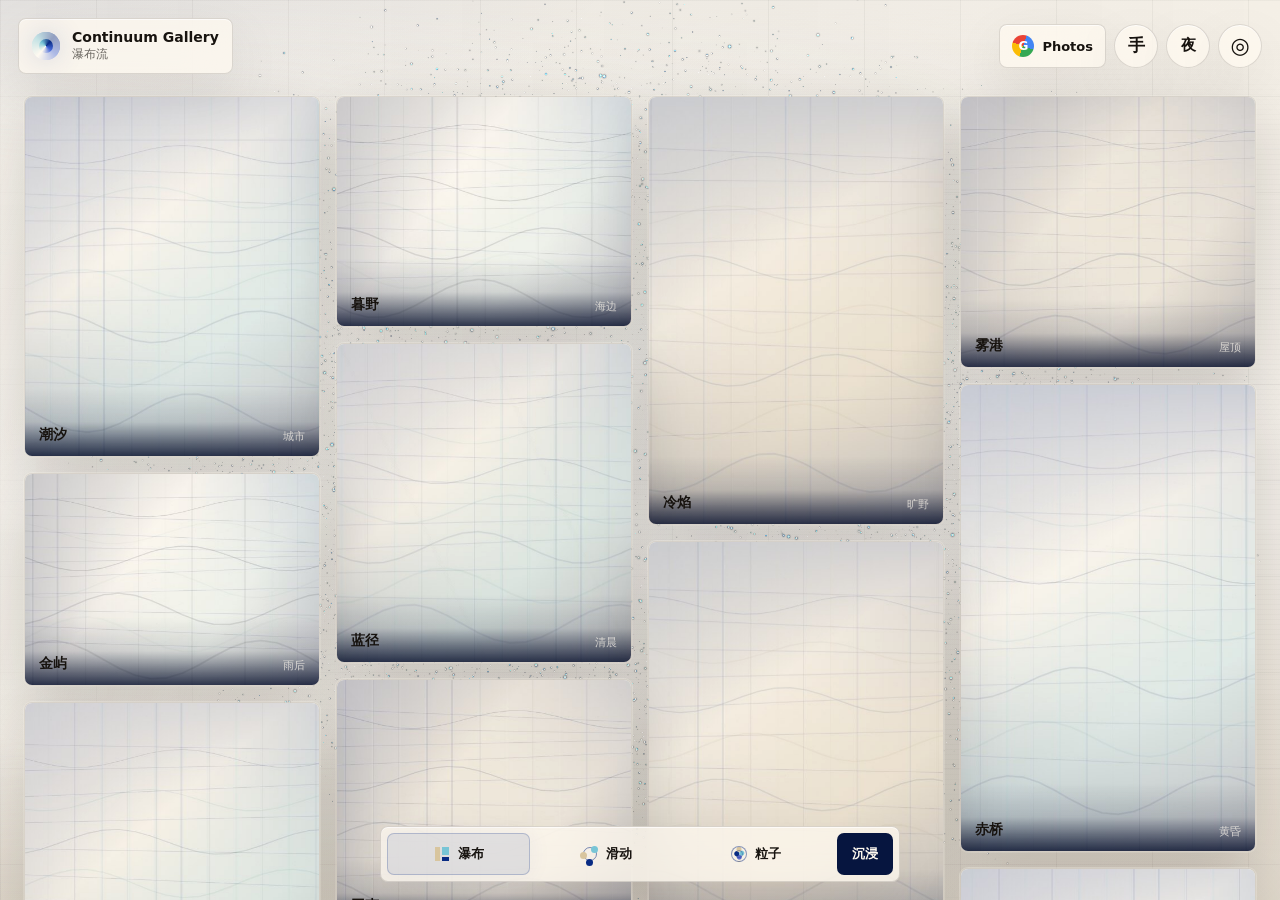
<file: index.html>
<!doctype html>
<html lang="zh-CN">
  <head>
    <meta charset="utf-8" />
    <meta name="viewport" content="width=device-width, initial-scale=1" />
    <title>Continuum Gallery</title>
    <link rel="icon" href="data:," />
    <link rel="stylesheet" href="styles.css?v=20260611-dpi-guard-v1" />
    <script async defer src="https://accounts.google.com/gsi/client"></script>
    <script defer src="app.js?v=20260611-dpi-guard-v1"></script>
  </head>
  <body data-mode="waterfall" data-theme="day">
    <div class="app" id="app">
      <header class="topbar">
        <div class="brand">
          <span class="brand-mark" aria-hidden="true"></span>
          <div>
            <strong>Continuum Gallery</strong>
            <span id="modeLabel">瀑布流</span>
          </div>
        </div>
        <div class="top-actions">
          <button class="google-button" id="googleButton" type="button" aria-label="导入 Google Photos">
            <span aria-hidden="true">G</span>
            <strong>Photos</strong>
          </button>
          <button class="icon-button gesture-button" id="gestureButton" type="button" aria-label="启用手势切换" title="手势切换">
            <span aria-hidden="true">手</span>
          </button>
          <button class="icon-button theme-button" id="themeButton" type="button" aria-label="切换夜间模式" title="切换夜间模式">
            <span aria-hidden="true">夜</span>
          </button>
          <button class="icon-button" id="focusButton" type="button" aria-label="聚焦当前照片" title="聚焦">
            <span aria-hidden="true">◎</span>
          </button>
        </div>
      </header>

      <main class="stage" id="stage" tabindex="0" aria-label="图片展示区">
        <canvas class="particle-canvas" id="particleCanvas" aria-hidden="true"></canvas>
        <canvas class="grain-canvas" id="grainCanvas" aria-hidden="true"></canvas>
        <video class="gesture-video" id="gestureVideo" playsinline muted aria-hidden="true"></video>
        <div class="gallery" id="gallery"></div>
        <div class="mode-toast" id="modeToast">瀑布流</div>
      </main>

      <nav class="bottom-bar" aria-label="展示模式">
        <div class="segmented" id="modeButtons">
          <button type="button" data-mode="waterfall" aria-pressed="true">
            <span class="mode-icon mode-icon-waterfall" aria-hidden="true"></span>
            <span>瀑布</span>
          </button>
          <button type="button" data-mode="orbit" aria-pressed="false">
            <span class="mode-icon mode-icon-orbit" aria-hidden="true"></span>
            <span>滑动</span>
          </button>
          <button type="button" data-mode="sphere" aria-pressed="false">
            <span class="mode-icon mode-icon-sphere" aria-hidden="true"></span>
            <span>粒子</span>
          </button>
        </div>
        <button class="immersive-button" id="immersiveButton" type="button">沉浸</button>
      </nav>

      <section class="photos-panel" id="photosPanel" aria-hidden="true" aria-label="Google Photos">
        <div class="panel-header">
          <strong>Google Photos</strong>
          <button type="button" id="photosPanelClose" aria-label="关闭">×</button>
        </div>
        <label class="client-field">
          <span>Client ID</span>
          <input id="googleClientId" autocomplete="off" spellcheck="false" placeholder="*.apps.googleusercontent.com" />
        </label>
        <div class="setup-links" aria-label="Google Cloud setup">
          <a href="https://console.cloud.google.com/apis/library/photospicker.googleapis.com" target="_blank" rel="noopener" title="Open Google Photos Picker API">API</a>
          <a href="https://console.cloud.google.com/apis/credentials" target="_blank" rel="noopener" title="Open OAuth credentials">OAuth</a>
          <button type="button" id="copyOriginButton" title="Copy authorized JavaScript origin">Origin</button>
        </div>
        <div class="panel-actions">
          <button type="button" id="saveClientButton">保存</button>
          <button type="button" id="importPhotosButton">选择照片</button>
        </div>
        <output class="photos-status" id="photosStatus"></output>
      </section>

      <section class="viewer" id="viewer" aria-hidden="true" aria-label="单图观赏">
        <button class="viewer-close" id="viewerClose" type="button" aria-label="关闭单图观赏" title="关闭">×</button>
        <div class="viewer-tools" aria-label="Image zoom controls">
          <button id="viewerZoomOut" type="button" aria-label="Zoom out" title="Zoom out">-</button>
          <button id="viewerZoomReset" type="button" aria-label="Reset zoom" title="Reset zoom">100%</button>
          <button id="viewerZoomIn" type="button" aria-label="Zoom in" title="Zoom in">+</button>
        </div>
        <figure class="viewer-frame" id="viewerFrame">
          <div class="viewer-image-stage" id="viewerImageStage">
            <img id="viewerImage" alt="" />
          </div>
          <figcaption>
            <strong id="viewerTitle"></strong>
            <span id="viewerMeta"></span>
          </figcaption>
        </figure>
      </section>
    </div>
  </body>
</html>
</file>
<file: styles.css>
:root {
  color-scheme: light;
  --bg: #f4efe6;
  --ink: #17130f;
  --muted: rgba(23, 19, 15, 0.62);
  --quiet: rgba(23, 19, 15, 0.42);
  --panel: rgba(255, 250, 240, 0.74);
  --line: rgba(23, 19, 15, 0.14);
  --line-strong: rgba(23, 19, 15, 0.24);
  --amber: #d8c59e;
  --coral: #082b83;
  --teal: #78c5d6;
  --violet: #5868c9;
  --blue: #082b83;
  --blue-deep: #06153f;
  --paper: #fffaf0;
  --hairline: rgba(8, 43, 131, 0.16);
  --ease: cubic-bezier(0.2, 0.82, 0.18, 1);
  --desktop-zoom-lock-scale: 1;
  --desktop-zoom-lock-inverse: 1;
}

* {
  box-sizing: border-box;
}

html,
body {
  width: 100%;
  height: 100%;
  margin: 0;
}

body {
  overflow: hidden;
  background:
    linear-gradient(90deg, rgba(23, 19, 15, 0.044) 1px, transparent 1px),
    linear-gradient(rgba(23, 19, 15, 0.036) 1px, transparent 1px),
    linear-gradient(120deg, rgba(8, 43, 131, 0.075) 0%, transparent 34%),
    linear-gradient(180deg, var(--bg) 0%, #f7f2ea 58%, #e9dfcf 100%);
  background-size: 96px 96px, 96px 96px, auto, auto;
  color: var(--ink);
  font-family:
    Inter, ui-sans-serif, system-ui, -apple-system, BlinkMacSystemFont, "Segoe UI",
    "Microsoft YaHei", sans-serif;
  letter-spacing: 0;
}

body::before {
  content: "";
  position: fixed;
  inset: 0;
  z-index: -2;
  background:
    linear-gradient(105deg, rgba(255, 250, 240, 0.84) 0%, rgba(255, 250, 240, 0.34) 46%, transparent 76%),
    repeating-linear-gradient(0deg, rgba(23, 19, 15, 0.018) 0 1px, transparent 1px 5px);
  background-size: auto, auto;
  mask-image: linear-gradient(to bottom, transparent 0%, black 18%, black 82%, transparent 100%);
  opacity: 0.86;
  pointer-events: none;
}

body::after {
  content: "";
  position: fixed;
  inset: 0;
  z-index: -1;
  background:
    linear-gradient(180deg, transparent 0%, rgba(8, 43, 131, 0.045) 100%),
    linear-gradient(90deg, transparent, rgba(8, 43, 131, 0.035), transparent);
  opacity: 0.74;
  mix-blend-mode: multiply;
  pointer-events: none;
}

button {
  font: inherit;
}

.app {
  position: relative;
  width: calc(100% * var(--desktop-zoom-lock-inverse));
  height: calc(100% * var(--desktop-zoom-lock-inverse));
  min-height: calc(100% * var(--desktop-zoom-lock-inverse));
  overflow: hidden;
  transform: scale(var(--desktop-zoom-lock-scale));
  transform-origin: 0 0;
}

.topbar {
  position: fixed;
  z-index: 20;
  top: 18px;
  left: 18px;
  right: 18px;
  display: flex;
  align-items: center;
  justify-content: space-between;
  gap: 18px;
  pointer-events: none;
}

.brand,
.icon-button,
.google-button,
.photos-panel,
.bottom-bar,
.viewer-close,
.viewer-tools button {
  border: 1px solid var(--line);
  background: var(--panel);
  box-shadow:
    0 18px 54px rgba(23, 19, 15, 0.08),
    inset 0 1px 0 rgba(255, 255, 255, 0.68);
  backdrop-filter: blur(22px) saturate(1.08);
}

.brand {
  display: flex;
  align-items: center;
  gap: 12px;
  min-width: 0;
  max-width: min(420px, calc(100% - 112px));
  padding: 10px 13px;
  border-radius: 8px;
  pointer-events: auto;
}

.brand strong,
.brand span {
  display: block;
  min-width: 0;
  overflow: hidden;
  text-overflow: ellipsis;
  white-space: nowrap;
}

.brand strong {
  font-size: 14px;
  font-weight: 760;
}

.brand div > span {
  margin-top: 1px;
  color: var(--muted);
  font-size: 12px;
}

.brand-mark {
  width: 28px;
  height: 28px;
  flex: 0 0 auto;
  border-radius: 50%;
  background:
    conic-gradient(from 40deg, var(--blue), #4467d8, var(--paper), var(--teal), var(--blue));
  box-shadow:
    inset 0 0 0 7px rgba(255, 250, 240, 0.56),
    0 0 28px rgba(8, 43, 131, 0.16);
}

.icon-button {
  display: grid;
  width: 44px;
  height: 44px;
  place-items: center;
  border-radius: 50%;
  color: var(--ink);
  cursor: pointer;
  pointer-events: auto;
}

.top-actions {
  display: flex;
  align-items: center;
  gap: 8px;
  pointer-events: auto;
}

.google-button {
  display: flex;
  align-items: center;
  gap: 8px;
  min-width: 0;
  height: 44px;
  padding: 0 12px;
  border-radius: 8px;
  border: 1px solid var(--line);
  color: var(--ink);
  cursor: pointer;
}

.google-button span {
  display: grid;
  width: 22px;
  height: 22px;
  place-items: center;
  border-radius: 50%;
  background:
    conic-gradient(from 20deg, #4285f4 0 25%, #34a853 0 50%, #fbbc05 0 75%, #ea4335 0);
  color: #fff;
  font-size: 12px;
  font-weight: 900;
}

.google-button strong {
  overflow: hidden;
  text-overflow: ellipsis;
  white-space: nowrap;
  font-size: 13px;
}

.icon-button span {
  transform: translateY(-1px);
  font-size: 22px;
}

.gesture-button span {
  font-size: 17px;
  font-weight: 800;
}

.theme-button span {
  font-size: 15px;
  font-weight: 800;
}

body.gesture-active .gesture-button {
  border-color: rgba(8, 43, 131, 0.38);
  background: rgba(8, 43, 131, 0.12);
  box-shadow:
    0 0 0 1px rgba(8, 43, 131, 0.12),
    0 0 30px rgba(8, 43, 131, 0.1),
    inset 0 1px 0 rgba(255, 255, 255, 0.68);
}

.stage {
  position: fixed;
  inset: 0;
  overflow-x: hidden;
  overflow-y: auto;
  overscroll-behavior: contain;
  scrollbar-width: thin;
  scrollbar-color: rgba(8, 43, 131, 0.34) transparent;
  touch-action: pan-y;
}

body[data-mode="orbit"] .stage,
body[data-mode="sphere"] .stage {
  overflow: hidden;
  cursor: grab;
  touch-action: none;
}

body.is-dragging .stage {
  cursor: grabbing;
}

.gallery {
  position: relative;
  width: 100%;
  min-height: 100%;
}

.photo-card {
  position: absolute;
  display: block;
  overflow: hidden;
  padding: 0;
  border: 1px solid rgba(23, 19, 15, 0.13);
  border-radius: 6px;
  background: rgba(255, 250, 240, 0.62);
  color: var(--ink);
  cursor: pointer;
  outline: none;
  transform-origin: 0 0;
  box-shadow:
    0 22px 62px rgba(23, 19, 15, 0.16),
    0 0 0 1px rgba(255, 250, 240, 0.28),
    inset 0 1px 0 rgba(255, 255, 255, 0.62);
  backface-visibility: hidden;
  contain: layout paint style;
  will-change: transform, width, height, opacity, border-radius;
}

body.is-switching .photo-card,
.photo-card.is-settling {
  transition:
    transform 720ms var(--ease),
    opacity 420ms ease;
}

.photo-card:focus-visible {
  box-shadow:
    0 0 0 3px rgba(8, 43, 131, 0.36),
    0 18px 52px rgba(23, 19, 15, 0.18);
}

.photo-card img {
  display: block;
  width: 100%;
  height: 100%;
  object-fit: cover;
  pointer-events: none;
  user-select: none;
  filter: saturate(0.98) contrast(1.015);
  transform: translateZ(0);
}

.caption {
  position: absolute;
  left: 0;
  right: 0;
  bottom: 0;
  display: flex;
  align-items: flex-end;
  justify-content: space-between;
  gap: 10px;
  padding: 38px 14px 12px;
  background:
    linear-gradient(to top, rgba(6, 15, 44, 0.82), rgba(6, 15, 44, 0.12), transparent);
  text-align: left;
  pointer-events: none;
}

.caption strong {
  min-width: 0;
  overflow: hidden;
  text-overflow: ellipsis;
  white-space: nowrap;
  font-size: 14px;
  font-weight: 720;
}

.caption span {
  flex: 0 0 auto;
  color: rgba(255, 250, 240, 0.72);
  font-size: 11px;
}

body[data-mode="waterfall"] .photo-card:hover {
  filter: saturate(1.04) brightness(1.04);
  transform: var(--card-transform) translateY(-4px);
}

body[data-mode="orbit"] .photo-card {
  border-radius: 50%;
  border-color: rgba(8, 43, 131, 0.28);
  background: rgba(9, 22, 48, 0.72);
  box-shadow:
    0 18px 48px rgba(23, 19, 15, 0.22),
    0 0 26px rgba(8, 43, 131, 0.1),
    inset 0 0 0 1px rgba(255, 250, 240, 0.16),
    inset 0 -18px 28px rgba(0, 13, 31, 0.28);
}

body[data-mode="orbit"] .photo-card img {
  opacity: 0.93;
  filter: saturate(1.04) contrast(1.06) brightness(0.9);
}

body[data-mode="orbit"] .photo-card::after,
body[data-mode="sphere"] .photo-card::after {
  content: "";
  position: absolute;
  inset: 0;
  border-radius: inherit;
  background:
    radial-gradient(circle at 31% 20%, rgba(255, 250, 240, 0.34), transparent 18%),
    linear-gradient(to bottom, rgba(255, 250, 240, 0.1), transparent 58%),
    linear-gradient(135deg, rgba(8, 43, 131, 0.18), transparent 58%);
  pointer-events: none;
}

body[data-mode="orbit"] .caption {
  bottom: -1px;
  justify-content: center;
  padding: 28px 8px 9px;
  background: linear-gradient(to top, rgba(0, 0, 0, 0.76), transparent);
}

body[data-mode="orbit"] .caption strong {
  max-width: 92%;
  text-align: center;
  font-size: 10px;
}

body[data-mode="orbit"] .caption span {
  display: none;
}

body[data-mode="sphere"] .photo-card {
  border-radius: 50%;
  border-color: rgba(8, 43, 131, 0.44);
  background: rgba(7, 18, 42, 0.84);
  box-shadow:
    0 16px 42px rgba(23, 19, 15, 0.28),
    0 0 34px rgba(8, 43, 131, 0.22),
    0 0 72px rgba(120, 197, 214, 0.1),
    inset 0 0 0 1px rgba(255, 250, 240, 0.18);
}

body[data-mode="sphere"] .photo-card img {
  opacity: 0.88;
  filter: grayscale(0.36) saturate(1.05) contrast(1.08) brightness(0.86);
}

body[data-mode="sphere"] .photo-card::before {
  content: "";
  position: absolute;
  inset: -2px;
  border-radius: inherit;
  background:
    radial-gradient(circle at 34% 20%, rgba(255, 250, 240, 0.44), transparent 20%),
    linear-gradient(135deg, rgba(120, 197, 214, 0.22), rgba(8, 43, 131, 0.12) 46%, transparent 68%),
    linear-gradient(315deg, rgba(8, 43, 131, 0.24), transparent 42%);
  mix-blend-mode: screen;
  opacity: 0.88;
  pointer-events: none;
}

body[data-mode="sphere"] .caption {
  display: none;
}

.particle-canvas,
.grain-canvas {
  position: fixed;
  inset: 0;
  z-index: 0;
  width: 100%;
  height: 100%;
  opacity: 0.34;
  pointer-events: none;
  transition: opacity 620ms ease;
}

.gesture-video {
  position: fixed;
  width: 1px;
  height: 1px;
  opacity: 0;
  pointer-events: none;
}

.particle-canvas {
  opacity: 0.68;
  mix-blend-mode: normal;
}

.grain-canvas {
  opacity: 0.24;
  mix-blend-mode: multiply;
}

body[data-mode="sphere"] .particle-canvas {
  opacity: 1;
}

body[data-mode="sphere"] .grain-canvas {
  opacity: 0.52;
  mix-blend-mode: normal;
}

body[data-mode="orbit"] .grain-canvas {
  opacity: 0.34;
}

body[data-mode="orbit"] .particle-canvas {
  opacity: 0.78;
}

.mode-toast {
  position: fixed;
  z-index: 15;
  top: 50%;
  left: 50%;
  padding: 10px 14px;
  border: 1px solid var(--line);
  border-radius: 8px;
  background: rgba(255, 250, 240, 0.82);
  color: var(--ink);
  opacity: 0;
  pointer-events: none;
  transform: translate(-50%, -50%) scale(0.96);
  transition:
    opacity 240ms ease,
    transform 240ms ease;
  backdrop-filter: blur(14px);
  box-shadow: 0 20px 60px rgba(23, 19, 15, 0.1);
}

.mode-toast.is-visible {
  opacity: 1;
  transform: translate(-50%, -50%) scale(1);
}

.bottom-bar {
  position: fixed;
  z-index: 25;
  left: 50%;
  bottom: 18px;
  display: flex;
  align-items: center;
  gap: 10px;
  width: min(520px, calc(100% - 28px));
  padding: 6px;
  border-radius: 8px;
  transform: translateX(-50%);
}

.segmented {
  display: grid;
  grid-template-columns: repeat(3, minmax(0, 1fr));
  gap: 6px;
  min-width: 0;
  flex: 1 1 auto;
}

.segmented button,
.immersive-button {
  min-width: 0;
  min-height: 42px;
  border: 0;
  border-radius: 7px;
  color: var(--ink);
  cursor: pointer;
}

.segmented button {
  display: flex;
  align-items: center;
  justify-content: center;
  gap: 7px;
  padding: 0 8px;
  background: transparent;
}

.segmented button[aria-pressed="true"] {
  background: rgba(8, 43, 131, 0.1);
  box-shadow:
    inset 0 0 0 1px rgba(8, 43, 131, 0.22),
    0 0 24px rgba(8, 43, 131, 0.06);
}

.segmented button span:last-child {
  overflow: hidden;
  text-overflow: ellipsis;
  white-space: nowrap;
  font-size: 13px;
  font-weight: 680;
}

.mode-icon {
  position: relative;
  display: inline-block;
  width: 18px;
  height: 18px;
  flex: 0 0 auto;
}

.mode-icon-waterfall {
  background:
    linear-gradient(var(--amber), var(--amber)) 2px 2px / 5px 14px no-repeat,
    linear-gradient(var(--teal), var(--teal)) 9px 2px / 7px 8px no-repeat,
    linear-gradient(var(--coral), var(--coral)) 9px 12px / 7px 4px no-repeat;
  border-radius: 3px;
}

.mode-icon-orbit::before,
.mode-icon-orbit::after,
.mode-icon-sphere::before,
.mode-icon-sphere::after {
  content: "";
  position: absolute;
  border-radius: 50%;
}

.mode-icon-orbit::before {
  inset: 2px;
  border: 1px solid rgba(8, 43, 131, 0.52);
}

.mode-icon-orbit::after {
  width: 7px;
  height: 7px;
  top: 1px;
  right: 1px;
  background: var(--teal);
  box-shadow:
    -11px 6px 0 var(--amber),
    -5px 13px 0 var(--coral);
}

.mode-icon-sphere::before {
  inset: 1px;
  background:
    radial-gradient(circle at 50% 16%, var(--amber) 0 2px, transparent 3px),
    radial-gradient(circle at 70% 44%, var(--teal) 0 2px, transparent 3px),
    radial-gradient(circle at 34% 48%, var(--coral) 0 2px, transparent 3px),
    radial-gradient(circle at 52% 72%, var(--violet) 0 2px, transparent 3px);
  border: 1px solid rgba(8, 43, 131, 0.46);
}

.mode-icon-sphere::after {
  inset: 5px;
  border: 1px solid rgba(8, 43, 131, 0.34);
}

.immersive-button {
  flex: 0 0 auto;
  padding: 0 15px;
  background: var(--blue-deep);
  color: var(--paper);
  font-size: 13px;
  font-weight: 800;
}

.viewer {
  position: fixed;
  z-index: 60;
  inset: 0;
  display: block;
  padding: 0;
  background: rgba(2, 3, 4, 0);
  opacity: 0;
  pointer-events: none;
  transition:
    opacity 360ms ease,
    background 360ms ease;
}

.viewer::before {
  content: "";
  position: absolute;
  inset: 0;
  background:
    linear-gradient(rgba(255, 250, 240, 0.045) 1px, transparent 1px),
    linear-gradient(90deg, rgba(120, 197, 214, 0.04) 1px, transparent 1px);
  background-size: 120px 120px;
  mask-image: linear-gradient(to bottom, black 0%, black 70%, transparent 100%);
  opacity: 0.34;
  pointer-events: none;
}

.viewer.is-open {
  background: rgba(13, 19, 28, 0.92);
  opacity: 1;
  pointer-events: auto;
}

.viewer-tools {
  position: fixed;
  z-index: 2;
  top: 22px;
  right: 78px;
  display: flex;
  align-items: center;
  gap: 6px;
}

.viewer-tools button {
  display: grid;
  min-width: 44px;
  height: 44px;
  place-items: center;
  border-radius: 8px;
  color: var(--ink);
  cursor: pointer;
  font-size: 18px;
  line-height: 1;
}

.viewer-tools button:nth-child(2) {
  min-width: 64px;
  padding-inline: 10px;
  color: rgba(23, 19, 15, 0.68);
  font-size: 12px;
  font-weight: 760;
}

.viewer-frame {
  position: relative;
  display: grid;
  width: 100%;
  height: 100%;
  margin: 0;
  place-items: center;
  overflow: hidden;
  padding: 72px 72px 82px;
  touch-action: none;
  user-select: none;
}

.viewer-image-stage {
  position: relative;
  display: flex;
  align-items: center;
  justify-content: center;
  width: min(1540px, calc(100% - 144px));
  height: min(900px, calc(100% - 154px));
  overflow: visible;
}

.viewer-frame img {
  display: block;
  width: 100%;
  height: 100%;
  border-radius: 6px;
  object-fit: contain;
  transform: translate3d(var(--viewer-pan-x, 0), var(--viewer-pan-y, 0), 0) scale(var(--viewer-zoom, 1));
  transform-origin: center;
  box-shadow:
    0 34px 110px rgba(0, 0, 0, 0.55),
    0 0 0 1px rgba(255, 250, 240, 0.1),
    0 0 42px rgba(120, 197, 214, 0.08);
  cursor: zoom-in;
  opacity: 0;
  transition:
    opacity 220ms ease,
    transform 130ms ease-out;
  will-change: transform;
}

.viewer[data-zoomed="true"] .viewer-frame img {
  cursor: grab;
}

body.viewer-panning .viewer-frame img {
  cursor: grabbing;
  transition: opacity 220ms ease;
}

.viewer.is-open .viewer-frame img.is-visible {
  opacity: 1;
}

.viewer-frame figcaption {
  position: absolute;
  left: 50%;
  bottom: 28px;
  display: flex;
  align-items: center;
  gap: 10px;
  max-width: min(540px, 88vw);
  padding: 9px 12px;
  border: 1px solid rgba(245, 243, 234, 0.12);
  border-radius: 8px;
  background: rgba(13, 19, 28, 0.52);
  color: rgba(247, 241, 232, 0.9);
  transform: translateX(-50%);
  backdrop-filter: blur(16px);
}

.viewer-frame strong,
.viewer-frame span {
  min-width: 0;
  overflow: hidden;
  text-overflow: ellipsis;
  white-space: nowrap;
}

.viewer-frame strong {
  font-size: 14px;
}

.viewer-frame span {
  color: rgba(247, 241, 232, 0.64);
  font-size: 12px;
}

.viewer-close {
  position: fixed;
  z-index: 3;
  top: 22px;
  right: 22px;
  display: grid;
  width: 44px;
  height: 44px;
  place-items: center;
  border-radius: 50%;
  color: var(--ink);
  cursor: pointer;
  font-size: 26px;
  line-height: 1;
}

.flight-clone {
  position: fixed;
  z-index: 90;
  overflow: hidden;
  border-radius: 6px;
  pointer-events: none;
  background: #101622;
  box-shadow: 0 30px 90px rgba(0, 0, 0, 0.45);
}

.flight-clone img {
  display: block;
  width: 100%;
  height: 100%;
  object-fit: contain;
}

.photos-panel {
  position: fixed;
  z-index: 35;
  top: 74px;
  right: 18px;
  display: grid;
  width: min(360px, calc(100% - 28px));
  gap: 12px;
  padding: 14px;
  border-radius: 8px;
  opacity: 0;
  pointer-events: none;
  transform: translateY(-8px);
  transition:
    opacity 220ms ease,
    transform 220ms ease;
}

.photos-panel.is-open {
  opacity: 1;
  pointer-events: auto;
  transform: translateY(0);
}

.panel-header,
.panel-actions {
  display: flex;
  align-items: center;
  justify-content: space-between;
  gap: 10px;
}

.panel-header strong {
  min-width: 0;
  overflow: hidden;
  text-overflow: ellipsis;
  white-space: nowrap;
  font-size: 14px;
}

.panel-header button {
  display: grid;
  width: 30px;
  height: 30px;
  place-items: center;
  border: 0;
  border-radius: 50%;
  background: rgba(8, 43, 131, 0.08);
  color: var(--ink);
  cursor: pointer;
  font-size: 19px;
  line-height: 1;
}

.client-field {
  display: grid;
  gap: 7px;
}

.client-field span {
  color: var(--muted);
  font-size: 12px;
}

.client-field input {
  width: 100%;
  min-width: 0;
  height: 40px;
  border: 1px solid var(--line);
  border-radius: 7px;
  background: rgba(255, 250, 240, 0.62);
  color: var(--ink);
  padding: 0 10px;
  outline: none;
}

.client-field input:focus {
  border-color: rgba(8, 43, 131, 0.44);
}

.setup-links {
  display: grid;
  grid-template-columns: repeat(3, minmax(0, 1fr));
  gap: 7px;
}

.setup-links a,
.setup-links button {
  display: grid;
  min-width: 0;
  min-height: 34px;
  place-items: center;
  border: 1px solid var(--line);
  border-radius: 7px;
  background: rgba(255, 250, 240, 0.48);
  color: var(--ink);
  cursor: pointer;
  text-decoration: none;
  font-size: 12px;
  font-weight: 760;
}

.panel-actions button {
  min-height: 38px;
  min-width: 0;
  border: 0;
  border-radius: 7px;
  color: var(--ink);
  cursor: pointer;
  font-weight: 720;
}

.panel-actions button:first-child {
  flex: 0 0 86px;
  background: rgba(8, 43, 131, 0.08);
}

.panel-actions button:last-child {
  flex: 1 1 auto;
  background: var(--blue-deep);
  color: var(--paper);
}

.panel-actions button:disabled {
  cursor: progress;
  opacity: 0.58;
}

.photos-status {
  min-height: 18px;
  color: var(--muted);
  font-size: 12px;
}

body[data-theme="night"] {
  color-scheme: dark;
  --bg: #020516;
  --ink: #f1fbff;
  --muted: rgba(207, 229, 236, 0.7);
  --quiet: rgba(207, 229, 236, 0.44);
  --panel: rgba(5, 17, 42, 0.68);
  --line: rgba(171, 221, 235, 0.2);
  --line-strong: rgba(171, 221, 235, 0.32);
  --amber: #f1f6df;
  --coral: #5a7dff;
  --teal: #b7efe4;
  --violet: #b9a7dc;
  --blue: #002fa7;
  --blue-deep: #06153f;
  --paper: rgba(241, 251, 255, 0.94);
  --hairline: rgba(185, 231, 238, 0.24);
  background:
    radial-gradient(ellipse at 50% 42%, rgba(0, 47, 167, 0.36) 0%, rgba(0, 47, 167, 0.18) 28%, transparent 62%),
    radial-gradient(ellipse at 23% 18%, rgba(183, 239, 228, 0.13) 0%, transparent 36%),
    radial-gradient(ellipse at 78% 22%, rgba(185, 167, 220, 0.14) 0%, transparent 38%),
    radial-gradient(ellipse at 48% 92%, rgba(241, 246, 223, 0.07) 0%, transparent 42%),
    linear-gradient(180deg, #071839 0%, #020516 42%, #04091d 72%, #01020b 100%);
}

body[data-theme="night"]::before {
  background:
    linear-gradient(rgba(183, 239, 228, 0.044) 1px, transparent 1px),
    linear-gradient(90deg, rgba(90, 125, 255, 0.038) 1px, transparent 1px),
    repeating-linear-gradient(115deg, transparent 0 30px, rgba(241, 246, 223, 0.018) 30px 31px);
  background-size: 92px 92px;
  opacity: 0.66;
}

body[data-theme="night"]::after {
  background:
    radial-gradient(ellipse at 50% 45%, rgba(244, 248, 232, 0.075) 0%, transparent 28%),
    radial-gradient(ellipse at 36% 34%, rgba(183, 239, 228, 0.055) 0%, transparent 30%),
    linear-gradient(90deg, transparent, rgba(203, 231, 232, 0.06), transparent),
    repeating-linear-gradient(0deg, rgba(207, 229, 236, 0.014) 0 1px, transparent 1px 5px);
  opacity: 0.62;
  mix-blend-mode: screen;
}

body[data-theme="night"] .brand,
body[data-theme="night"] .icon-button,
body[data-theme="night"] .google-button,
body[data-theme="night"] .photos-panel,
body[data-theme="night"] .bottom-bar,
body[data-theme="night"] .viewer-close,
body[data-theme="night"] .viewer-tools button {
  background:
    linear-gradient(135deg, rgba(7, 20, 56, 0.78), rgba(2, 7, 24, 0.6)),
    radial-gradient(circle at 22% 0%, rgba(183, 239, 228, 0.12), transparent 42%);
  box-shadow:
    0 18px 58px rgba(1, 3, 13, 0.42),
    inset 0 1px 0 rgba(241, 251, 255, 0.13),
    0 0 28px rgba(0, 47, 167, 0.12);
  backdrop-filter: blur(22px) saturate(1.18);
}

body[data-theme="night"] .brand-mark {
  background:
    conic-gradient(from 40deg, #002fa7, #5a7dff, #f1f6df, #b7efe4, #002fa7);
  box-shadow:
    inset 0 0 0 7px rgba(5, 13, 26, 0.58),
    0 0 24px rgba(90, 125, 255, 0.36),
    0 0 54px rgba(183, 239, 228, 0.18);
}

body[data-theme="night"] .theme-button {
  border-color: rgba(189, 244, 255, 0.32);
  background: linear-gradient(135deg, rgba(23, 85, 160, 0.72), rgba(6, 29, 58, 0.58));
}

body[data-theme="night"].gesture-active .gesture-button {
  border-color: rgba(189, 244, 255, 0.46);
  background: linear-gradient(135deg, rgba(23, 85, 160, 0.78), rgba(6, 29, 58, 0.62));
  box-shadow:
    0 0 0 1px rgba(111, 218, 255, 0.22),
    0 0 30px rgba(58, 175, 255, 0.22),
    inset 0 1px 0 rgba(226, 252, 255, 0.18);
}

body[data-theme="night"] .stage {
  scrollbar-color: rgba(247, 241, 232, 0.34) transparent;
}

body[data-theme="night"] .photo-card {
  border-color: rgba(157, 223, 255, 0.17);
  background: #07101f;
  box-shadow:
    0 20px 60px rgba(4, 6, 12, 0.28),
    0 0 24px rgba(58, 175, 255, 0.045),
    inset 0 1px 0 rgba(212, 247, 255, 0.06);
}

body[data-theme="night"] .photo-card img {
  filter: saturate(1.1) contrast(1.1) brightness(0.72);
}

body[data-theme="night"][data-mode="orbit"] .photo-card img {
  opacity: 0.93;
  filter: saturate(1.18) contrast(1.08) brightness(0.74);
}

body[data-theme="night"][data-mode="sphere"] .photo-card img {
  opacity: 0.88;
  filter: grayscale(0.48) saturate(1.18) contrast(1.12) brightness(0.7);
}

body[data-theme="night"] .caption {
  background:
    linear-gradient(to top, rgba(2, 8, 14, 0.86), rgba(2, 8, 14, 0.18), transparent);
}

body[data-theme="night"][data-mode="orbit"] .photo-card {
  border-color: rgba(178, 238, 255, 0.36);
  background: rgba(7, 23, 42, 0.72);
  box-shadow:
    0 18px 44px rgba(0, 0, 0, 0.34),
    0 0 26px rgba(91, 206, 255, 0.16),
    inset 0 0 0 1px rgba(222, 249, 255, 0.16),
    inset 0 -18px 28px rgba(0, 13, 31, 0.32);
}

body[data-theme="night"][data-mode="sphere"] .photo-card {
  border-color: rgba(191, 244, 255, 0.62);
  background: rgba(5, 20, 38, 0.82);
  box-shadow:
    0 16px 42px rgba(5, 6, 12, 0.48),
    0 0 32px rgba(58, 175, 255, 0.42),
    0 0 72px rgba(111, 218, 255, 0.18),
    inset 0 0 0 1px rgba(226, 252, 255, 0.2);
}

body[data-theme="night"] .particle-canvas {
  opacity: 0.74;
  mix-blend-mode: screen;
}

body[data-theme="night"] .grain-canvas {
  opacity: 0.26;
  mix-blend-mode: normal;
}

body[data-theme="night"][data-mode="sphere"] .particle-canvas {
  opacity: 1;
}

body[data-theme="night"][data-mode="sphere"] .grain-canvas {
  opacity: 0.18;
}

body[data-theme="night"][data-mode="orbit"] .particle-canvas {
  opacity: 0.72;
}

body[data-theme="night"][data-mode="orbit"] .grain-canvas {
  opacity: 0.18;
}

body[data-theme="night"] .mode-toast {
  border-color: rgba(247, 241, 232, 0.18);
  background: rgba(8, 9, 11, 0.78);
  color: rgba(247, 241, 232, 0.88);
  box-shadow: none;
}

body[data-theme="night"] .segmented button[aria-pressed="true"] {
  background: rgba(111, 218, 255, 0.12);
  box-shadow:
    inset 0 0 0 1px rgba(157, 223, 255, 0.26),
    0 0 24px rgba(58, 175, 255, 0.08);
}

body[data-theme="night"] .immersive-button {
  background:
    linear-gradient(135deg, rgba(226, 252, 255, 0.96), rgba(66, 184, 255, 0.94));
  color: #04111f;
}

body[data-theme="night"] .client-field input {
  border-color: rgba(247, 241, 232, 0.18);
  background: rgba(0, 0, 0, 0.2);
}

body[data-theme="night"] .setup-links a,
body[data-theme="night"] .setup-links button,
body[data-theme="night"] .panel-header button,
body[data-theme="night"] .panel-actions button:first-child {
  border-color: rgba(247, 241, 232, 0.16);
  background: rgba(247, 241, 232, 0.08);
}

body[data-theme="night"] .panel-actions button:last-child {
  background: linear-gradient(135deg, rgba(66, 133, 244, 0.92), rgba(52, 168, 83, 0.86));
  color: var(--ink);
}

body[data-theme="night"] .photos-status {
  color: rgba(247, 241, 232, 0.74);
}

html.is-mobile-ua .topbar {
  top: 12px;
  left: 12px;
  right: 12px;
}

html.is-mobile-ua .brand {
  max-width: calc(100vw - 208px);
  padding: 9px 11px;
}

html.is-mobile-ua .top-actions {
  gap: 6px;
}

html.is-mobile-ua .icon-button {
  width: 40px;
  height: 40px;
}

html.is-mobile-ua .google-button {
  height: 40px;
  padding: 0 10px;
}

html.is-mobile-ua .google-button strong {
  display: none;
}

html.is-mobile-ua .photos-panel {
  top: 66px;
  right: 10px;
}

html.is-mobile-ua .brand strong {
  font-size: 13px;
}

html.is-mobile-ua .bottom-bar {
  bottom: 10px;
  width: calc(100vw - 20px);
  gap: 7px;
}

html.is-mobile-ua .segmented button {
  gap: 5px;
  padding: 0 5px;
}

html.is-mobile-ua .segmented button span:last-child {
  font-size: 12px;
}

html.is-mobile-ua .immersive-button {
  padding: 0 11px;
}

html.is-mobile-ua .viewer-tools {
  right: 66px;
  gap: 4px;
}

html.is-mobile-ua .viewer-tools button {
  min-width: 38px;
  height: 38px;
}

html.is-mobile-ua .viewer-tools button:nth-child(2) {
  min-width: 54px;
}

html.is-mobile-ua .viewer-frame {
  padding: 66px 12px 78px;
}

html.is-mobile-ua .viewer-image-stage {
  width: calc(100vw - 24px);
  height: calc(100vh - 144px);
}

@media (prefers-reduced-motion: reduce) {
  *,
  *::before,
  *::after {
    scroll-behavior: auto !important;
    transition-duration: 0.01ms !important;
    animation-duration: 0.01ms !important;
  }
}
</file>
